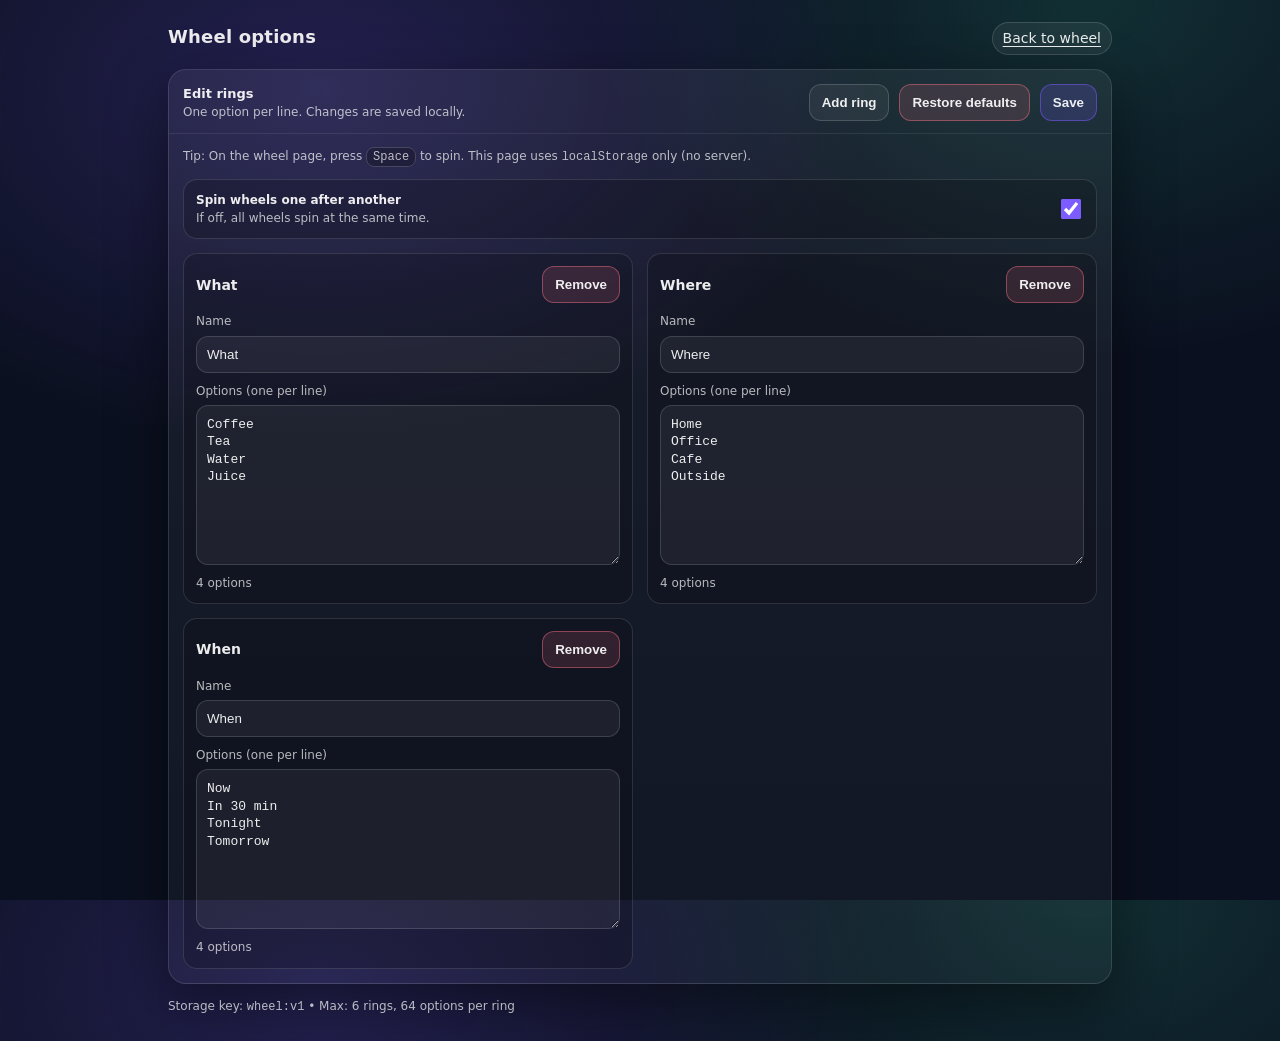
<file: options.html>
<!doctype html>
<html lang="en">
  <head>
    <meta charset="UTF-8" />
    <meta name="viewport" content="width=device-width, initial-scale=1" />
    <meta name="theme-color" content="#0b1020" />
    <title>Wheel — Options</title>
    <link rel="manifest" href="./manifest.webmanifest" />
    <link rel="stylesheet" href="./styles.css" />
  </head>
  <body class="page-options">
    <div class="wrap">
      <header>
        <h1>Wheel options</h1>
        <div class="row">
          <a class="pill" href="./index.html">Back to wheel</a>
        </div>
      </header>

      <section class="card">
        <div class="hd">
          <div class="title">
            <strong>Edit rings</strong>
            <span>One option per line. Changes are saved locally.</span>
          </div>
          <div class="actions">
            <button id="addRingBtn" type="button">Add ring</button>
            <button id="restoreBtn" class="danger" type="button">Restore defaults</button>
            <button id="saveBtn" class="primary" type="button">Save</button>
          </div>
        </div>
        <div class="bd">
          <div class="hint">
            Tip: On the wheel page, press <kbd>Space</kbd> to spin. This page uses
            <code>localStorage</code> only (no server).
          </div>
          <div class="toggle">
            <div class="txt">
              <strong>Spin wheels one after another</strong>
              <span>If off, all wheels spin at the same time.</span>
            </div>
            <input id="sequentialSpin" type="checkbox" />
          </div>
          <div class="grid" id="rings"></div>
        </div>
      </section>

      <div class="small">
        Storage key: <code>wheel:v1</code> • Max: 6 rings, 64 options per ring
      </div>
    </div>

    <script type="module">
      const STORAGE_KEY = "wheel:v1";

      const defaultConfig = {
        sequentialSpin: true,
        rings: [
          { name: "What", options: ["Coffee", "Tea", "Water", "Juice"] },
          { name: "Where", options: ["Home", "Office", "Cafe", "Outside"] },
          { name: "When", options: ["Now", "In 30 min", "Tonight", "Tomorrow"] },
        ],
      };

      function loadConfig() {
        try {
          const raw = localStorage.getItem(STORAGE_KEY);
          if (!raw) return structuredClone(defaultConfig);
          const parsed = JSON.parse(raw);
          if (!parsed?.rings?.length) return structuredClone(defaultConfig);
          return parsed;
        } catch {
          return structuredClone(defaultConfig);
        }
      }

      function saveConfig(cfg) {
        localStorage.setItem(STORAGE_KEY, JSON.stringify(cfg));
      }

      function normalizeOptions(rawText) {
        return String(rawText ?? "")
          .split(/\r?\n/g)
          .map((s) => s.trim())
          .filter(Boolean)
          .slice(0, 64);
      }

      function escapeHtml(s) {
        return String(s)
          .replaceAll("&", "&amp;")
          .replaceAll("<", "&lt;")
          .replaceAll(">", "&gt;")
          .replaceAll('"', "&quot;")
          .replaceAll("'", "&#039;");
      }

      const ringsEl = document.getElementById("rings");
      const saveBtn = document.getElementById("saveBtn");
      const restoreBtn = document.getElementById("restoreBtn");
      const addRingBtn = document.getElementById("addRingBtn");
      const sequentialSpinEl = document.getElementById("sequentialSpin");

      /** @type {{ sequentialSpin?: boolean, rings: { name: string, options: string[] }[] }} */
      let config = loadConfig();

      function render() {
        ringsEl.innerHTML = "";
        sequentialSpinEl.checked = config.sequentialSpin !== false;
        const rings = config.rings.slice(0, 6);

        rings.forEach((ring, idx) => {
          const div = document.createElement("div");
          div.className = "ring";
          div.innerHTML = `
            <div class="row">
              <strong>${escapeHtml(ring.name || `Wheel ${idx + 1}`)}</strong>
              <button type="button" class="danger" data-remove="${idx}">Remove</button>
            </div>
            <label>
              Name
              <input data-name="${idx}" value="${escapeHtml(ring.name ?? "")}" placeholder="e.g. Where" />
            </label>
            <label>
              Options (one per line)
              <textarea data-options="${idx}" spellcheck="false" placeholder="Option 1&#10;Option 2&#10;Option 3">${escapeHtml(
                (ring.options ?? []).join("\n")
              )}</textarea>
            </label>
            <div class="hint">${(ring.options?.length ?? 0) || 0} options</div>
          `;
          ringsEl.appendChild(div);
        });
      }

      function readFormIntoConfig() {
        const next = { sequentialSpin: sequentialSpinEl.checked, rings: [] };
        const ringCount = Math.min(6, config.rings.length);
        for (let i = 0; i < ringCount; i++) {
          const nameInput = document.querySelector(`[data-name="${i}"]`);
          const optionsText = document.querySelector(`[data-options="${i}"]`);
          const name = String(nameInput?.value ?? "").trim() || `Wheel ${i + 1}`;
          const options = normalizeOptions(optionsText?.value ?? "");
          next.rings.push({ name, options: options.length ? options : ["(empty)"] });
        }
        config = next;
      }

      ringsEl.addEventListener("click", (e) => {
        const btn = e.target?.closest?.("button[data-remove]");
        if (!btn) return;
        const idx = Number(btn.getAttribute("data-remove"));
        if (!Number.isFinite(idx)) return;
        config.rings.splice(idx, 1);
        if (config.rings.length === 0) config = structuredClone(defaultConfig);
        render();
      });

      saveBtn.addEventListener("click", () => {
        readFormIntoConfig();
        saveConfig(config);
        saveBtn.textContent = "Saved";
        setTimeout(() => (saveBtn.textContent = "Save"), 700);
      });

      restoreBtn.addEventListener("click", () => {
        config = structuredClone(defaultConfig);
        saveConfig(config);
        render();
      });

      addRingBtn.addEventListener("click", () => {
        if (config.rings.length >= 6) return;
        config.rings.push({ name: `Wheel ${config.rings.length + 1}`, options: ["Option A", "Option B"] });
        render();
      });

      render();

      // Offline availability (service worker)
      if ("serviceWorker" in navigator) {
        navigator.serviceWorker.register("./sw.js").catch(() => {});
      }
    </script>
  </body>
</html>
</file>
<file: styles.css>
:root {
  color-scheme: dark;
  --bg: #0b1020;
  --panel: rgba(255, 255, 255, 0.06);
  --panel2: rgba(255, 255, 255, 0.1);
  --text: rgba(255, 255, 255, 0.92);
  --muted: rgba(255, 255, 255, 0.7);
  --accent: #7c5cff;
  --ok: #34d399;
  --danger: #fb7185;
  --shadow: 0 20px 60px rgba(0, 0, 0, 0.45);
  --radius: 18px;
}

* {
  box-sizing: border-box;
}

html,
body {
  height: 100%;
}

body {
  margin: 0;
  font: 14px/1.35 system-ui, -apple-system, Segoe UI, Roboto, Ubuntu, Cantarell, Noto Sans,
    "Helvetica Neue", Arial, "Apple Color Emoji", "Segoe UI Emoji";
  color: var(--text);
  background: radial-gradient(1200px 700px at 25% 10%, rgba(124, 92, 255, 0.25), transparent 55%),
    radial-gradient(900px 650px at 85% 0%, rgba(52, 211, 153, 0.18), transparent 55%),
    radial-gradient(700px 600px at 60% 110%, rgba(251, 113, 133, 0.16), transparent 55%),
    var(--bg);
}

body.page-options {
  background: radial-gradient(1000px 650px at 25% 10%, rgba(124, 92, 255, 0.22), transparent 55%),
    radial-gradient(900px 650px at 85% 0%, rgba(52, 211, 153, 0.16), transparent 55%), var(--bg);
}

a {
  color: inherit;
  text-underline-offset: 3px;
}

.wrap {
  max-width: 1000px;
  margin: 0 auto;
  padding: 22px 18px 28px;
  display: grid;
  grid-template-columns: 1fr;
  gap: 14px;
}

body.page-options .wrap {
  max-width: 980px;
}

header {
  display: flex;
  align-items: baseline;
  justify-content: space-between;
  gap: 12px;
}

header h1 {
  margin: 0;
  font-size: 18px;
  letter-spacing: 0.2px;
}

header .right {
  display: flex;
  align-items: center;
  gap: 10px;
  color: var(--muted);
}

.pill {
  border: 1px solid rgba(255, 255, 255, 0.14);
  background: rgba(255, 255, 255, 0.06);
  padding: 6px 10px;
  border-radius: 999px;
  display: inline-flex;
  align-items: center;
  gap: 8px;
  user-select: none;
}

.dot {
  width: 8px;
  height: 8px;
  border-radius: 50%;
  background: rgba(255, 255, 255, 0.4);
}

.dot.ok {
  background: var(--ok);
  box-shadow: 0 0 0 3px rgba(52, 211, 153, 0.15);
}

main {
  display: grid;
  grid-template-columns: 1.15fr 0.85fr;
  gap: 14px;
}

@media (max-width: 900px) {
  main {
    grid-template-columns: 1fr;
  }
}

.card {
  background: linear-gradient(180deg, rgba(255, 255, 255, 0.06), rgba(255, 255, 255, 0.03));
  border: 1px solid rgba(255, 255, 255, 0.12);
  border-radius: var(--radius);
  box-shadow: var(--shadow);
  overflow: hidden;
}

.card .hd,
.hd {
  padding: 14px 14px 12px;
  border-bottom: 1px solid rgba(255, 255, 255, 0.08);
  display: flex;
  align-items: center;
  justify-content: space-between;
  gap: 12px;
}

.card .hd .title,
.hd .title {
  display: flex;
  flex-direction: column;
  gap: 2px;
}

.card .hd .title strong,
.hd .title strong {
  font-size: 13px;
}

.card .hd .title span,
.hd .title span {
  font-size: 12px;
  color: var(--muted);
}

.card .bd,
.bd {
  padding: 14px;
}

body.page-options .bd {
  display: grid;
  gap: 14px;
}

.actions {
  display: flex;
  gap: 10px;
  flex-wrap: wrap;
  justify-content: flex-end;
}

button {
  appearance: none;
  border: 1px solid rgba(255, 255, 255, 0.16);
  background: rgba(255, 255, 255, 0.06);
  color: var(--text);
  border-radius: 12px;
  padding: 10px 12px;
  font-weight: 700;
  cursor: pointer;
  transition: transform 120ms ease, background 120ms ease, border-color 120ms ease;
}

button:hover {
  background: rgba(255, 255, 255, 0.1);
  border-color: rgba(255, 255, 255, 0.22);
}

button:active {
  transform: translateY(1px);
}

button.primary {
  background: rgba(124, 92, 255, 0.18);
  border-color: rgba(124, 92, 255, 0.5);
  font-weight: 600;
}

button.primary:hover {
  background: rgba(124, 92, 255, 0.26);
}

button.danger {
  background: rgba(251, 113, 133, 0.14);
  border-color: rgba(251, 113, 133, 0.45);
}

.canvasWrap {
  display: grid;
  place-items: center;
  width: 100%;
  padding: 10px;
}

canvas {
  width: min(560px, 100%);
  aspect-ratio: 1/1;
  height: auto;
  border-radius: 18px;
  background: rgba(0, 0, 0, 0.18);
}

.pointer {
  position: relative;
  width: min(560px, 100%);
  margin-top: 8px;
  height: 0;
}

.pointer:before {
  content: "";
  position: absolute;
  left: 50%;
  top: -10px;
  transform: translateX(-50%);
  width: 0;
  height: 0;
  border-left: 12px solid transparent;
  border-right: 12px solid transparent;
  border-top: 18px solid rgba(255, 255, 255, 0.92);
  filter: drop-shadow(0 10px 16px rgba(0, 0, 0, 0.45));
}

.result {
  display: grid;
  gap: 10px;
}

.result .box {
  border: 1px solid rgba(255, 255, 255, 0.12);
  background: rgba(0, 0, 0, 0.18);
  border-radius: 14px;
  padding: 12px;
  display: grid;
  gap: 8px;
}

.result .box .label {
  color: var(--muted);
  font-size: 12px;
}

.result .box .value {
  font-size: 14px;
  font-weight: 700;
  letter-spacing: 0.2px;
}

.hint {
  color: var(--muted);
  font-size: 12px;
}

.list {
  display: grid;
  gap: 10px;
}

.row {
  display: flex;
  align-items: center;
  justify-content: space-between;
  gap: 10px;
  flex-wrap: wrap;
}

body.page-index .row {
  padding: 10px 12px;
  border-radius: 14px;
  border: 1px solid rgba(255, 255, 255, 0.12);
  background: rgba(255, 255, 255, 0.04);
}

body.page-index .row strong {
  font-size: 12px;
}

body.page-index .row span {
  color: var(--muted);
  font-size: 12px;
  text-align: right;
}

footer {
  color: var(--muted);
  font-size: 12px;
  display: flex;
  gap: 10px;
  justify-content: space-between;
  flex-wrap: wrap;
  align-items: center;
}

kbd {
  font: 12px/1.1 ui-monospace, SFMono-Regular, Menlo, Monaco, Consolas, "Liberation Mono",
    "Courier New", monospace;
  padding: 2px 6px;
  border-radius: 8px;
  border: 1px solid rgba(255, 255, 255, 0.18);
  background: rgba(0, 0, 0, 0.25);
}

/* Options page specifics */
.grid {
  display: grid;
  grid-template-columns: 1fr 1fr;
  gap: 14px;
}

@media (max-width: 900px) {
  .grid {
    grid-template-columns: 1fr;
  }
}

.ring {
  border: 1px solid rgba(255, 255, 255, 0.12);
  background: rgba(0, 0, 0, 0.18);
  border-radius: 14px;
  padding: 12px;
  display: grid;
  gap: 10px;
}

.toggle {
  display: flex;
  align-items: center;
  justify-content: space-between;
  gap: 12px;
  padding: 12px;
  border: 1px solid rgba(255, 255, 255, 0.12);
  background: rgba(0, 0, 0, 0.18);
  border-radius: 14px;
}

.toggle .txt {
  display: grid;
  gap: 2px;
}

.toggle .txt strong {
  font-size: 12px;
}

.toggle .txt span {
  color: var(--muted);
  font-size: 12px;
}

.toggle input[type="checkbox"] {
  width: 20px;
  height: 20px;
  accent-color: var(--accent);
}

label {
  display: grid;
  gap: 6px;
  font-size: 12px;
  color: var(--muted);
}

input,
textarea {
  width: 100%;
  border-radius: 12px;
  border: 1px solid rgba(255, 255, 255, 0.14);
  background: rgba(255, 255, 255, 0.06);
  color: var(--text);
  padding: 10px 10px;
  outline: none;
}

textarea {
  min-height: 160px;
  resize: vertical;
  font: 13px/1.35 ui-monospace, SFMono-Regular, Menlo, Monaco, Consolas, "Liberation Mono",
    "Courier New", monospace;
}

.small {
  font-size: 12px;
  color: var(--muted);
}
</file>
